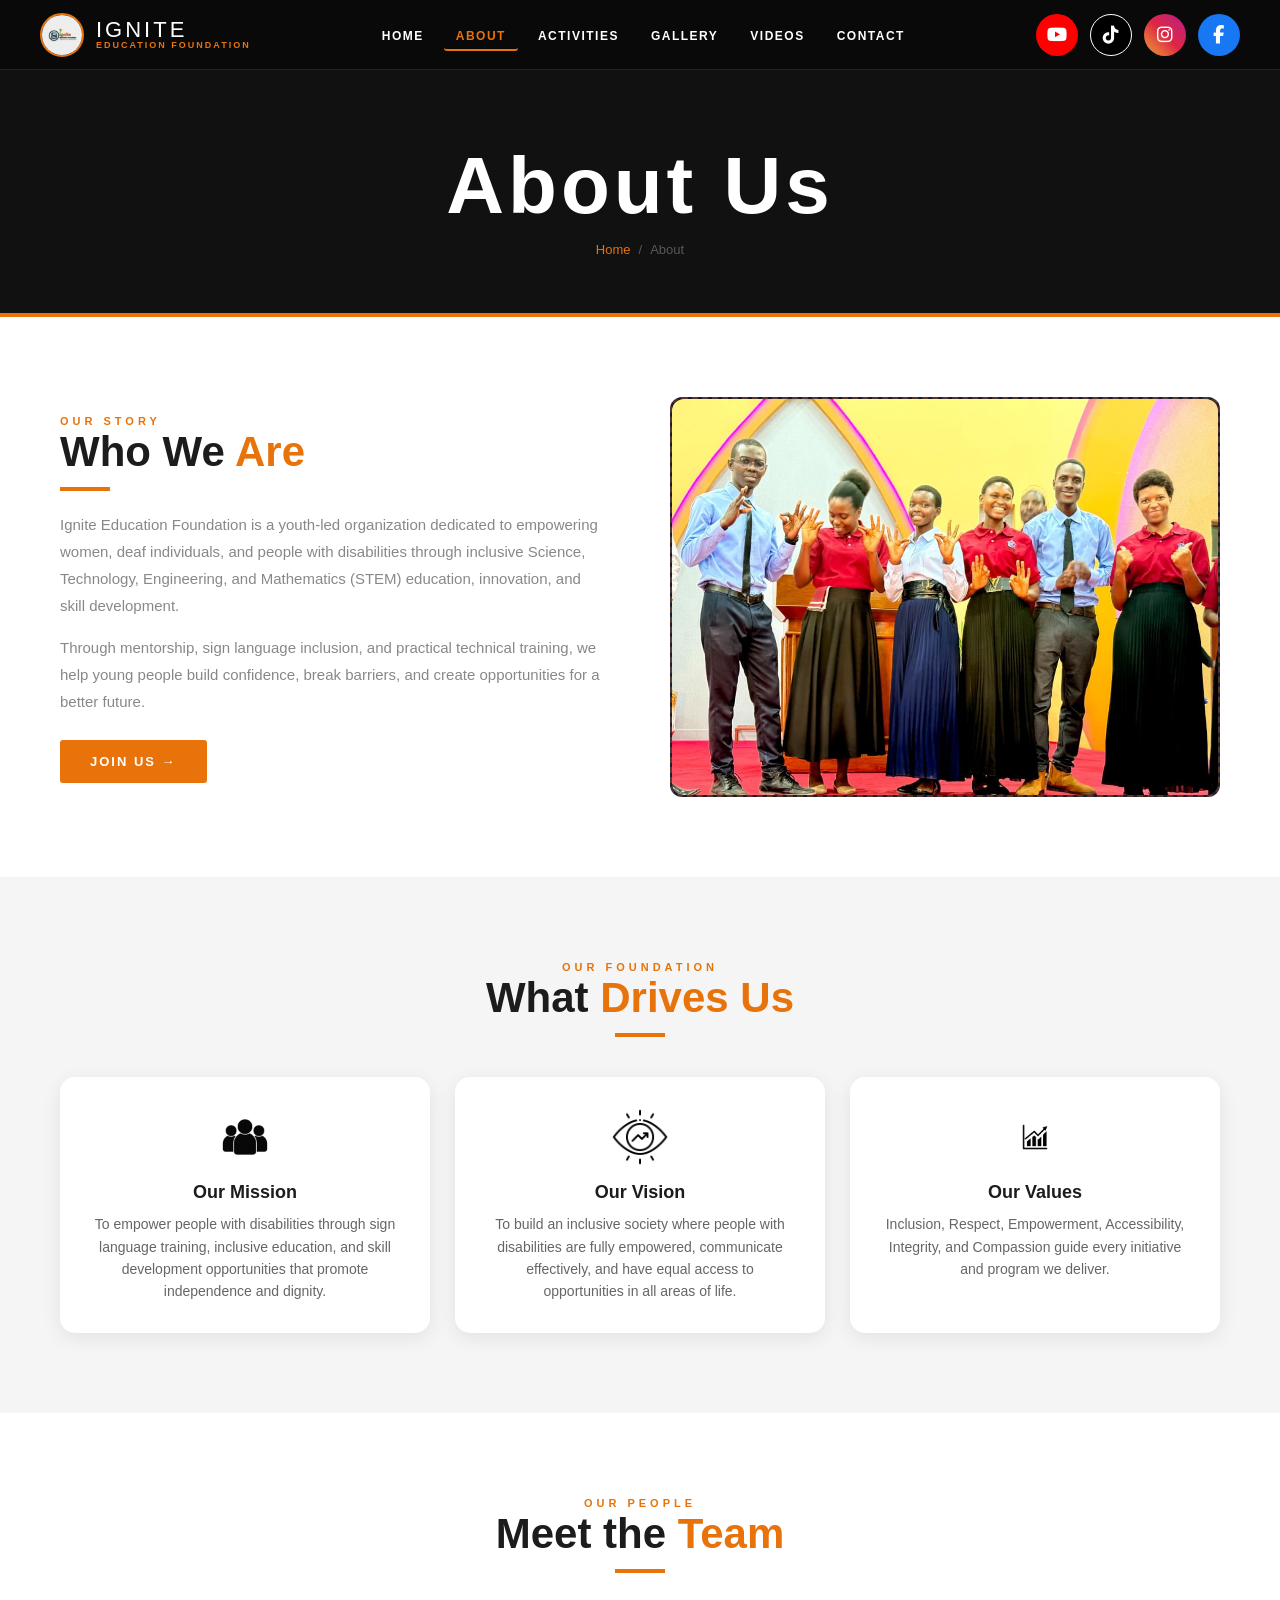
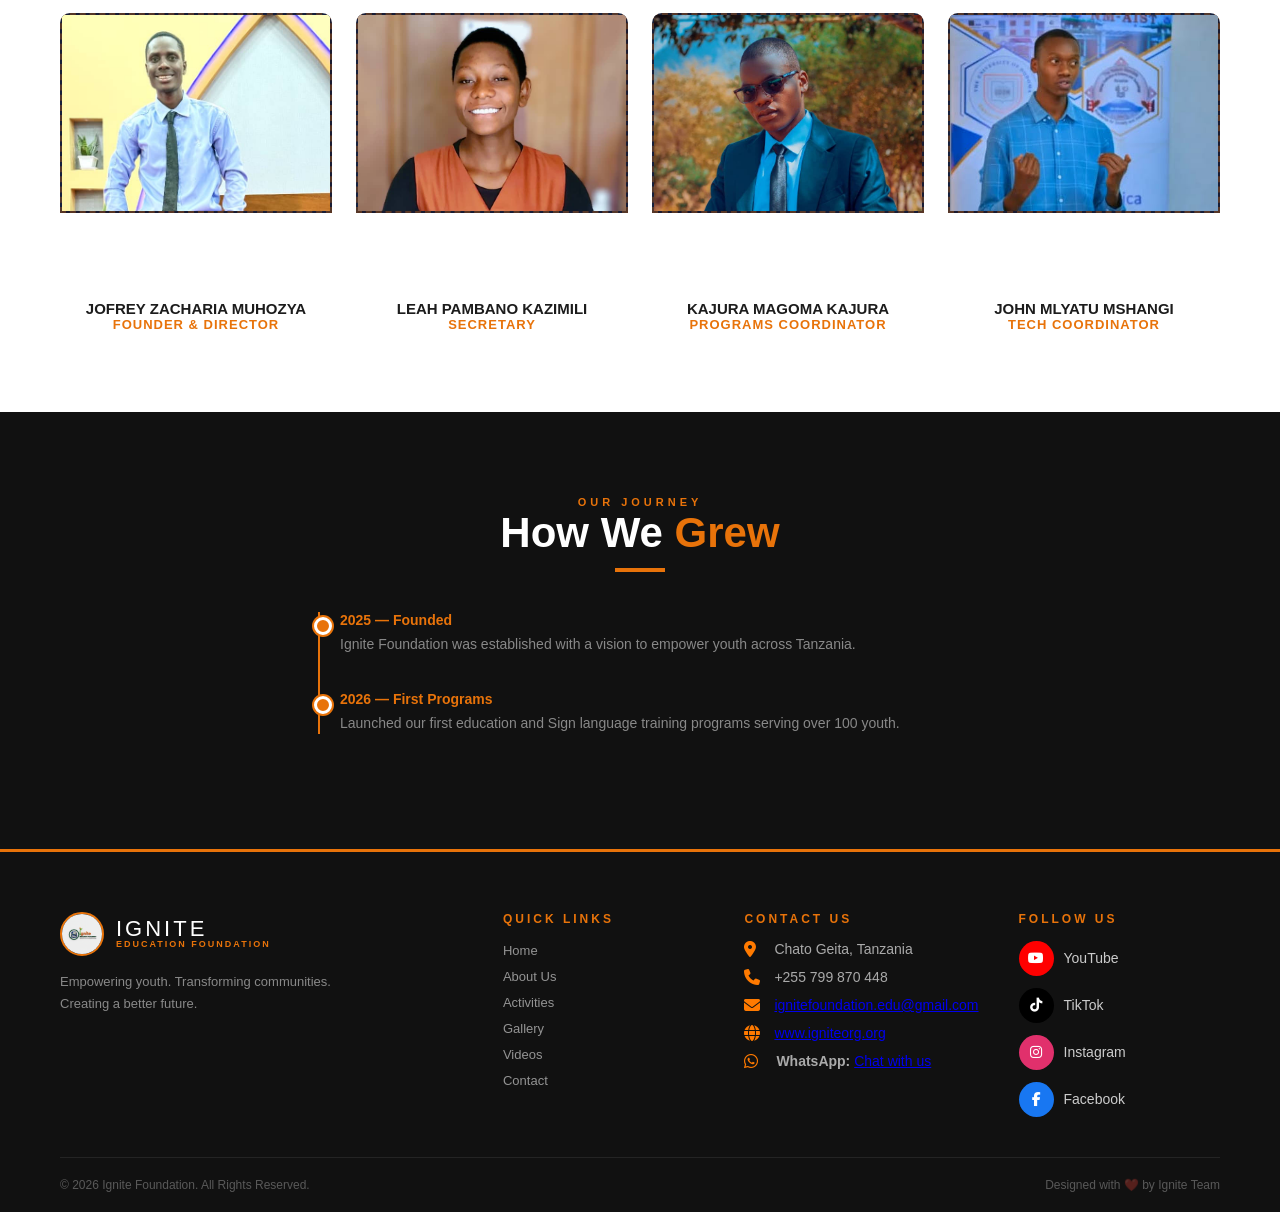
<file: pages/about.html>
<!DOCTYPE html>
<html lang="sw">
<head>
  <meta charset="UTF-8"/>
  <meta name="viewport" content="width=device-width, initial-scale=1.0"/>
  <title>About Us – IGNITE Foundation</title>
  <link rel="stylesheet" href="../css/style.css"/>
  <style>
    .team-grid { display:grid; grid-template-columns:repeat(4,1fr); gap:24px; margin-top:40px; }
    .team-card { text-align:center; }
    .team-photo { width:100%; aspect-ratio:1; border-radius:10px; overflow:hidden; margin-bottom:15px; position:relative; }
    .team-photo img, .team-photo .img-placeholder { width:100%; height:100%; object-fit:cover; }
    .team-card h3 { font-family:'Montserrat',sans-serif; font-weight:700; font-size:15px; color:var(--text-dark); }
    .team-card p { font-size:13px; color:var(--orange); font-weight:600; letter-spacing:1px; text-transform:uppercase; }
    .timeline { position:relative; padding-left:30px; }
    .timeline::before { content:''; position:absolute; left:8px; top:0; bottom:0; width:2px; background:var(--orange); }
    .timeline-item { position:relative; margin-bottom:35px; }
    .timeline-item::before { content:''; position:absolute; left:-26px; top:5px; width:12px; height:12px; border-radius:50%; background:var(--orange); border:3px solid white; box-shadow:0 0 0 2px var(--orange); }
    .timeline-item h4 { font-family:'Montserrat',sans-serif; font-weight:700; color:var(--orange); font-size:14px; margin-bottom:5px; }
    .timeline-item p { font-size:14px; color:var(--gray); line-height:1.6; }
    @media(max-width:768px){ .team-grid{grid-template-columns:repeat(2,1fr);} }
    @media(max-width:480px){ .team-grid{grid-template-columns:1fr;} }
  </style>
</head>
<body>
<nav class="navbar">
  <a href="../index.html" class="nav-logo">

    <img src="../images/logo.png" alt="IGNITE Logo" class="logo-img">

    <div class="logo-text">
      <span class="logo-name">IGNITE</span>
      <span class="logo-tagline">Education Foundation</span>
    </div>

  </a>

  <ul class="nav-links">
    <li><a href="../index.html">Home</a></li>
    <li><a href="about.html" class="active">About</a></li>
    <li><a href="activities.html">Activities</a></li>
    <li><a href="gallery.html">Gallery</a></li>
    <li><a href="videos.html">Videos</a></li>
    <!-- <li><a href="blog.html">Blog</a></li> -->
    <li><a href="contact.html">Contact</a></li>
  </ul>



  <!-- FONT AWESOME ICONS -->
  <link rel="stylesheet" href="https://cdnjs.cloudflare.com/ajax/libs/font-awesome/6.5.0/css/all.min.css">

  <!-- INTERNAL STYLING -->
  <style>

    /* NAV SOCIAL CONTAINER */
    .nav-social {
      display: flex;
      gap: 12px;
      align-items: center;
    }

    /* ICON BUTTON STYLE */
    .nav-social a {
      width: 42px;
      height: 42px;
      display: flex;
      justify-content: center;
      align-items: center;
      border-radius: 50%;
      background: #222;
      color: #fff;
      font-size: 18px;
      text-decoration: none;
      transition: 0.3s ease;
    }

    /* HOVER EFFECT */
    .nav-social a:hover {
      transform: translateY(-4px) scale(1.1);
    }

    /* BRAND COLORS */
    .nav-social .yt:hover {
      background: #FF0000;
    }

    .nav-social .tt:hover {
      background: #000000;
    }

    .nav-social .ig:hover {
      background: linear-gradient(45deg, #f9ce34, #ee2a7b, #6228d7);
    }

    .nav-social .fb:hover {
      background: #1877F2;
    }

  </style>
</head>

<body>

<!-- SOCIAL ICONS -->
<div class="nav-social">

  <a href="https://www.youtube.com/@Ignite_Foundation" class="yt" title="YouTube" target="_blank" rel="noopener">
    <i class="fa-brands fa-youtube"></i>
  </a>

  <a href="https://vm.tiktok.com/ZS9F7sL3AQNpy-uKpqt/" class="tt" title="TikTok" target="_blank" rel="noopener">
    <i class="fa-brands fa-tiktok"></i>
  </a>

  <a href="https://www.instagram.com/ignite_foundation1?igsh=cXJjMDQ1c2l2ZGg5" class="ig" title="Instagram" target="_blank" rel="noopener">
    <i class="fa-brands fa-instagram"></i>
  </a>

  <a href="https://www.facebook.com/profile.php?id=61589353885961" class="fb" title="Facebook" target="_blank" rel="noopener">
    <i class="fa-brands fa-facebook-f"></i>
  </a>

</div>

</body>
</html>

  <div class="hamburger"><span></span><span></span><span></span></div>
</nav>
  <!-- Page Header -->
  <div class="page-header">
    <h1>About Us</h1>
    <div class="breadcrumb">
      <a href="../index.html">Home</a>
      <span>/</span>
      <span>About</span>
    </div>
  </div>

  <!-- Who We Are -->
  <section style="background:white;">
    <div class="container">
      <div style="display:grid;grid-template-columns:1fr 1fr;gap:60px;align-items:center;">
        <div class="fade-in">
          <span class="section-label">Our Story</span>
          <h2 class="section-title">Who We <span class="highlight">Are</span></h2>
          <div class="underline-bar"></div>
          <p style="color:var(--gray);line-height:1.8;margin-bottom:15px;font-size:15px;">
           Ignite Education Foundation is a youth-led organization dedicated to empowering women, deaf individuals, and people with disabilities through inclusive Science, Technology, Engineering, and Mathematics (STEM) education, innovation, and skill development.
          </p>
          <p style="color:var(--gray);line-height:1.8;margin-bottom:25px;font-size:15px;">
            Through mentorship, sign language inclusion, and practical technical training, we help young people build confidence, break barriers, and create opportunities for a better future.
          </p>
          <a href="contact.html" class="btn-primary">Join Us &rarr;</a>
        </div>

        <!--
          =============================================
          ABOUT IMAGE - WEKA PICHA YAKO HAPA
          <img src="../images/about-main.jpg" alt="About IGNITE" style="width:100%;border-radius:12px;object-fit:cover;height:400px;">
          =============================================
        -->
        <div class="img-placeholder fade-in" style="height:400px;border-radius:12px;">
          <!-- <span class="ph-icon">🖼️</span>
          <span class="ph-text">WEKA PICHA YAKO HAPA<br>About main image — 600×400px</span> -->
          <img src="../images/about/picture1.jpeg" alt="About IGNITE" style="width:100%;border-radius:12px;object-fit:cover;height:100%;">
        </div>
      </div>
    </div>
  </section>

  <!-- Mission, Vision, Values -->
<section style="background:var(--light-gray);">
  <div class="container">

    <div style="text-align:center;margin-bottom:40px;">
      <span class="section-label">Our Foundation</span>
      <h2 class="section-title">What <span class="highlight">Drives Us</span></h2>
      <div class="underline-bar" style="margin:12px auto;"></div>
    </div>

    <div class="cards-grid">

      <div class="info-card fade-in">
        <div class="card-icon">
          <img src="../icons/icon1.jpeg" alt="Mission Icon">
        </div>
        <h3>Our Mission</h3>
        <p>
          To empower people with disabilities through sign language training, inclusive education, and skill development opportunities that promote independence and dignity.
        </p>
      </div>

      <div class="info-card fade-in">
        <div class="card-icon">
          <img src="../icons/icon3.jpeg" alt="Vision Icon">
        </div>
        <h3>Our Vision</h3>
        <p>
          To build an inclusive society where people with disabilities are fully empowered, communicate effectively, and have equal access to opportunities in all areas of life.
        </p>
      </div>

      <div class="info-card fade-in">
        <div class="card-icon">
          <img src="../icons/icon2.jpeg" alt="Values Icon">
        </div>
        <h3>Our Values</h3>
        <p>
          Inclusion, Respect, Empowerment, Accessibility, Integrity, and Compassion guide every initiative and program we deliver.
        </p>
      </div>

    </div>
  </div>
</section>

  <!-- Team Section -->
  <section style="background:white;">
    <div class="container">
      <div style="text-align:center;margin-bottom:10px;">
        <span class="section-label">Our People</span>
        <h2 class="section-title">Meet the <span class="highlight">Team</span></h2>
        <div class="underline-bar" style="margin:12px auto;"></div>
      </div>

      <div class="team-grid">
        <!--
          =============================================
          TEAM MEMBER 1 - WEKA PICHA NA JINA
          Badilisha div.img-placeholder na:
          <img src="../images/team-1.jpg" alt="Team Member" class="team-member-img">
          =============================================
        -->
        <div class="team-card fade-in">
          <div class="team-photo">
            <div class="img-placeholder" style="height:200px;">
              <!-- <span class="ph-icon">👤</span>
              <span class="ph-text">PICHA — Member 1<br>200×200px</span> -->
              <img src="../images/about/picture2.jpeg" alt="Team Member" class="team-member-img">
            </div>
          </div>
          <h3>JOFREY ZACHARIA MUHOZYA</h3>
          <p>Founder & Director</p>
        </div>

        <div class="team-card fade-in">
          <div class="team-photo">
            <div class="img-placeholder" style="height:200px;">
              <!-- <span class="ph-icon">👤</span>
              <span class="ph-text">PICHA — Member 2<br>200×200px</span> -->
              <img src="../images/about/picture3.jpeg" alt="Team Member" class="team-member-img">
            </div>
          </div>
          <h3>LEAH PAMBANO KAZIMILI</h3>
          <p>Secretary</p>
        </div>

        <div class="team-card fade-in">
          <div class="team-photo">
            <div class="img-placeholder" style="height:200px;">
              <!-- <span class="ph-icon">👤</span>
              <span class="ph-text">PICHA — Member 3<br>200×200px</span> -->
              <img src="../images/about/picture4.jpeg" alt="Team Member" class="team-member-img">
            </div>
          </div>
          <h3>KAJURA MAGOMA KAJURA </h3>
          <p>Programs Coordinator</p>
        </div>

        <div class="team-card fade-in">
          <div class="team-photo">
            <div class="img-placeholder" style="height:200px;">
              <!-- <span class="ph-icon">👤</span>
              <span class="ph-text">PICHA — Member 4<br>200×200px</span> -->
              <img src="../images/about/picture5.jpeg" alt="Team Member" class="team-member-img">
            </div>
          </div>
          <h3>JOHN MLYATU MSHANGI</h3>
          <p>Tech Coordinator</p>
        </div>
      </div>
    </div>
  </section>

  <!-- Journey Timeline -->
  <section style="background:var(--dark);">
    <div class="container" style="max-width:700px;">
      <div style="text-align:center;margin-bottom:40px;">
        <span class="section-label">Our Journey</span>
        <h2 class="section-title white">How We <span class="highlight">Grew</span></h2>
        <div class="underline-bar" style="margin:12px auto;"></div>
      </div>
      <div class="timeline">
        <div class="timeline-item fade-in">
          <h4>2025 — Founded</h4>
          <p>Ignite Foundation was established with a vision to empower youth across Tanzania.</p>
        </div>
        <div class="timeline-item fade-in">
          <h4>2026 — First Programs</h4>
          <p>Launched our first education and Sign language training programs serving over 100 youth.</p>
        </div>
        <!-- <div class="timeline-item fade-in">
          <h4>2022 — Community Expansion</h4>
          <p>Expanded to 10 communities, running innovation and leadership workshops.</p>
        </div>
        <div class="timeline-item fade-in">
          <h4>2023 — Major Milestones</h4>
          <p>Reached 300+ youth, completed 30 community projects, launched tech programs.</p>
        </div>
        <div class="timeline-item fade-in">
          <h4>2024 — Growing Impact</h4>
          <p>500+ youth empowered, 50+ projects, partnership with national Foundations.</p>
        </div> -->
      </div>
    </div>
  </section>

  <!-- Footer -->
  <footer>
<div class="container">
  <div class="footer-grid">
    <!-- Brand -->
    <div class="footer-brand">
      <a href="index.html" class="nav-logo" style="margin-bottom:10px;">

        <!-- FOOTER LOGO IMAGE -->
        <img src="../images/logo.png" alt="IGNITE Logo" class="logo-img">

        <div class="logo-text">
          <span class="logo-name">IGNITE</span>
          <span class="logo-tagline">Education Foundation</span>
        </div>

      </a>

      <p>
        Empowering youth.
        Transforming communities.<br>
        Creating a better future.
      </p>
    </div>

        <!-- Quick Links -->
        <div class="footer-col">
          <h4>Quick Links</h4>
          <ul>
            <li><a href="../index.html">Home</a></li>
            <li><a href="about.html">About Us</a></li>
            <li><a href="activities.html">Activities</a></li>
            <li><a href="gallery.html">Gallery</a></li>
            <li><a href="videos.html">Videos</a></li>
            <!-- <li><a href="blog.html">Blog</a></li> -->
            <li><a href="contact.html">Contact</a></li>
          </ul>
        </div>

        <!-- Contact -->
        <div class="footer-col">
          <h4>Contact Us</h4>
          <!--
            =============================================
            CONTACT INFO - WEKA MAWASILIANO YAKO
            Badilisha address, simu, email, na website
            =============================================
          -->
        <div class="contact-item">
  <i class="fa-solid fa-location-dot"></i>
  <span>Chato Geita, Tanzania</span>
</div>

<div class="contact-item">
  <i class="fa-solid fa-phone"></i>
  <span>+255 799 870 448</span>
</div>

<div class="contact-item">
  <i class="fa-solid fa-envelope"></i>
  <!-- <span>info@igniteorg.org</span> -->
<a href="mailto:info@igniteorg.org">ignitefoundation.edu@gmail.com</a>
</div>

<div class="contact-item">
  <i class="fa-solid fa-globe"></i>
  <!-- <span>www.igniteorg.org</span> -->
   <a href="https://www.igniteorg.org" target="_blank">www.igniteorg.org</a>
</div>

<div class="contact-item" style="margin-bottom:25px; display:flex; align-items:center; gap:12px;">
  <i class="fa-brands fa-whatsapp"></i>
  <span>
    <strong>WhatsApp:</strong> 
    <a href="https://wa.me/message/BI74CYT4RLB5C1" target="_blank">Chat with us</a>
  </span>
</div>
        </div>

        <!-- Social Media -->
        <div class="footer-col">
          <h4>Follow Us</h4>
          <!--
            =============================================
            SOCIAL MEDIA LINKS - WEKA LINKS ZAKO HAPA
            Badilisha kila href="#" na link yako halisi:
            YouTube:  https://youtube.com/@YourChannel
            TikTok:   https://tiktok.com/@YourAccount
            Instagram: https://instagram.com/YourAccount
            Facebook:  https://facebook.com/YourPage
            =============================================
          -->
          <div class="social-links">

  <a href="https://www.youtube.com/@Ignite_Foundation" class="social-link" target="_blank">
    <i class="fab fa-youtube"></i>
    <span>YouTube</span>
  </a>

  <a href="#" class="social-link" target="_blank">
    <i class="fab fa-tiktok"></i>
    <span>TikTok</span>
  </a>

  <a href="#" class="social-link" target="_blank">
    <i class="fab fa-instagram"></i>
    <span>Instagram</span>
  </a>

  <a href="#" class="social-link" target="_blank">
    <i class="fab fa-facebook-f"></i>
    <span>Facebook</span>
  </a>

</div>
        </div>
      </div>

      <div class="footer-bottom">
        <p>© 2026 Ignite Foundation. All Rights Reserved.</p>
        <p>Designed with ❤️ by Ignite Team</p>
      </div>
    </div>
  </footer>
  <script src="../js/main.js"></script>
</body>
</html>
</file>
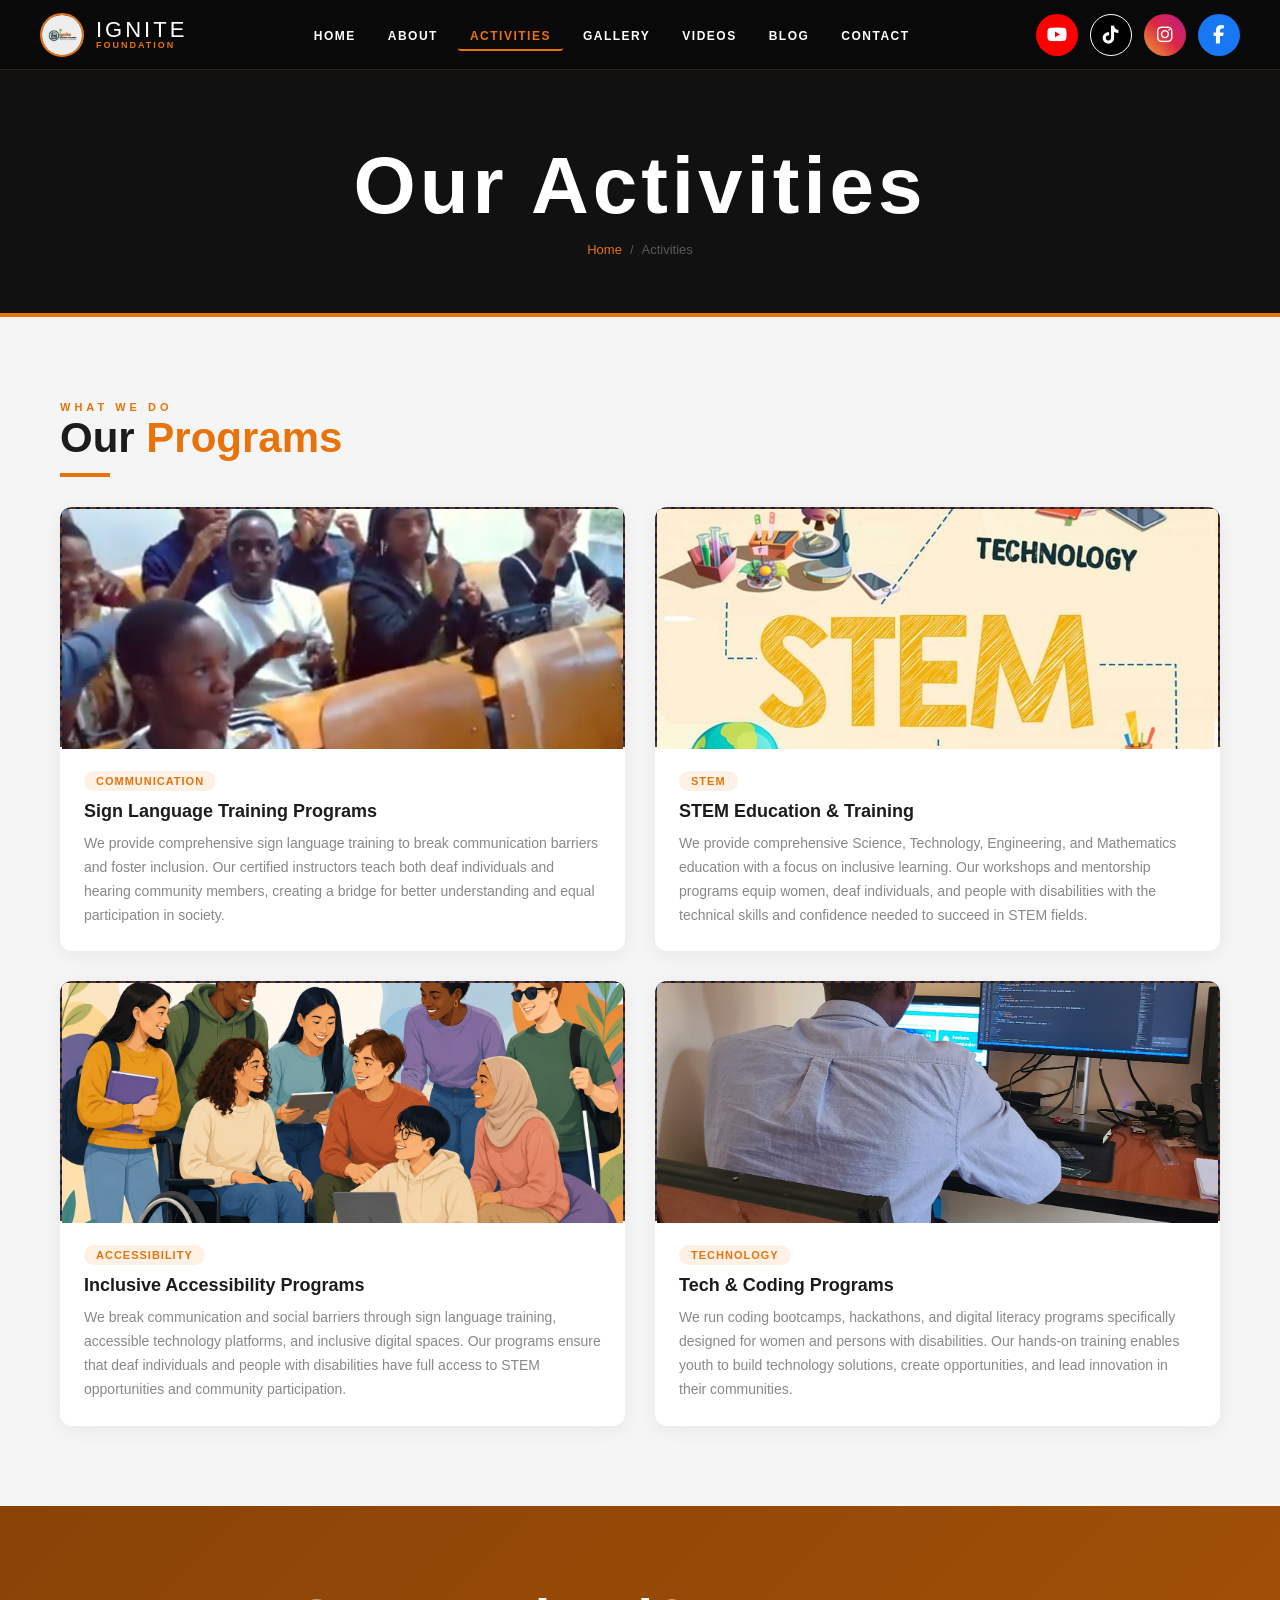
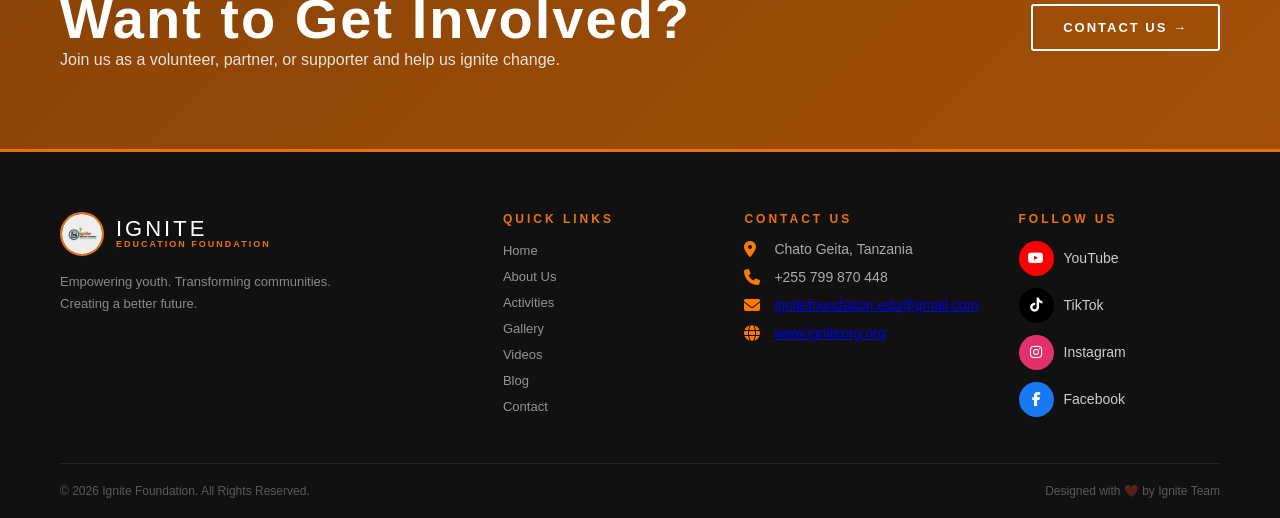
<file: pages/activities.html>
<!DOCTYPE html>
<html lang="sw">
<head>
  <meta charset="UTF-8"/>
  <meta name="viewport" content="width=device-width, initial-scale=1.0"/>
  <title>Activities – IGNITE Organization</title>
  <link rel="stylesheet" href="../css/style.css"/>
  <style>
    .activities-full-grid { display:grid; grid-template-columns:repeat(2,1fr); gap:30px; margin-top:30px; }
    .act-card { background:white; border-radius:12px; overflow:hidden; box-shadow:0 4px 20px rgba(0,0,0,0.06); transition:transform 0.3s; }
    .act-card:hover { transform:translateY(-6px); }
    .act-card-img { width:100%; height:240px; object-fit:cover; display:block; }
    .act-card-body { padding:24px; }
    .act-card-body h3 { font-family:'Montserrat',sans-serif; font-weight:700; font-size:18px; color:var(--text-dark); margin-bottom:10px; }
    .act-card-body p { color:var(--gray); font-size:14px; line-height:1.7; }
    .act-tag { display:inline-block; background:rgba(232,115,10,0.1); color:var(--orange); padding:4px 12px; border-radius:20px; font-size:11px; font-weight:700; letter-spacing:1px; text-transform:uppercase; font-family:'Montserrat',sans-serif; margin-bottom:10px; }
    @media(max-width:768px){ .activities-full-grid{grid-template-columns:1fr;} }
  </style>
</head>
<body>
<nav class="navbar">
  <a href="../index.html" class="nav-logo">

    <!-- LOGO IMAGE -->
    <img src="../images/logo.png" alt="IGNITE Logo" class="logo-img">

    <div class="logo-text">
      <span class="logo-name">IGNITE</span>
      <span class="logo-tagline">Foundation</span>
    </div>

  </a>

  <ul class="nav-links">
    <li><a href="../index.html">Home</a></li>
    <li><a href="about.html">About</a></li>
    <li><a href="activities.html" class="active">Activities</a></li>
    <li><a href="gallery.html">Gallery</a></li>
    <li><a href="videos.html">Videos</a></li>
    <li><a href="blog.html">Blog</a></li>
    <li><a href="contact.html">Contact</a></li>
  </ul>

<!DOCTYPE html>
<html lang="en">
<head>
  <meta charset="UTF-8">
  <title>IGNITE Navbar</title>

  <!-- FONT AWESOME ICONS -->
  <link rel="stylesheet" href="https://cdnjs.cloudflare.com/ajax/libs/font-awesome/6.5.0/css/all.min.css">

  <!-- INTERNAL STYLING -->
  <style>

    /* NAV SOCIAL CONTAINER */
    .nav-social {
      display: flex;
      gap: 12px;
      align-items: center;
    }

    /* ICON BUTTON STYLE */
    .nav-social a {
      width: 42px;
      height: 42px;
      display: flex;
      justify-content: center;
      align-items: center;
      border-radius: 50%;
      background: #222;
      color: #fff;
      font-size: 18px;
      text-decoration: none;
      transition: 0.3s ease;
    }

    /* HOVER EFFECT */
    .nav-social a:hover {
      transform: translateY(-4px) scale(1.1);
    }

    /* BRAND COLORS */
    .nav-social .yt:hover {
      background: #FF0000;
    }

    .nav-social .tt:hover {
      background: #000000;
    }

    .nav-social .ig:hover {
      background: linear-gradient(45deg, #f9ce34, #ee2a7b, #6228d7);
    }

    .nav-social .fb:hover {
      background: #1877F2;
    }

  </style>
</head>

<body>

<!-- SOCIAL ICONS -->
<div class="nav-social">

  <a href="#" class="yt" title="YouTube" target="_blank" rel="noopener">
    <i class="fa-brands fa-youtube"></i>
  </a>

  <a href="#" class="tt" title="TikTok" target="_blank" rel="noopener">
    <i class="fa-brands fa-tiktok"></i>
  </a>

  <a href="#" class="ig" title="Instagram" target="_blank" rel="noopener">
    <i class="fa-brands fa-instagram"></i>
  </a>

  <a href="#" class="fb" title="Facebook" target="_blank" rel="noopener">
    <i class="fa-brands fa-facebook-f"></i>
  </a>

</div>

</body>
</html>
  <div class="hamburger"><span></span><span></span><span></span></div>
</nav>

  <div class="page-header">
    <h1>Our Activities</h1>
    <div class="breadcrumb">
      <a href="../index.html">Home</a><span>/</span><span>Activities</span>
    </div>
  </div>

  <section style="background:var(--light-gray);">
    <div class="container">
      <span class="section-label">What We Do</span>
      <h2 class="section-title">Our <span class="highlight">Programs</span></h2>
      <div class="underline-bar"></div>

      <div class="activities-full-grid">
        <!--
          =============================================
          ACTIVITY CARDS - SIGN LANGUAGE TRAINING
          =============================================
        -->
        <div class="act-card fade-in">
          <div class="img-placeholder act-card-img">
            <!-- <span class="ph-icon">🤟</span>
            <span class="ph-text">PICHA — Sign Language Training<br>600×240px</span> -->
              <img src="../images/gallery/ee/picture01.png" alt="Sign Language Training" class="act-card-img">
          </div>
          <div class="act-card-body">
            <span class="act-tag">Communication</span>
            <h3>Sign Language Training Programs</h3>
            <p>We provide comprehensive sign language training to break communication barriers and foster inclusion. Our certified instructors teach both deaf individuals and hearing community members, creating a bridge for better understanding and equal participation in society.</p>
          </div>
        </div>

        <div class="act-card fade-in">
          <div class="img-placeholder act-card-img">
            <!-- <span class="ph-icon">📚</span>
            <span class="ph-text">PICHA — STEM Education<br>600×240px</span> -->
              <img src="../images/gallery/ee/picture02.jpg" alt="STEM Education" class="act-card-img">
          </div>
          <div class="act-card-body">
            <span class="act-tag">STEM</span>
            <h3>STEM Education & Training</h3>
            <p>We provide comprehensive Science, Technology, Engineering, and Mathematics education with a focus on inclusive learning. Our workshops and mentorship programs equip women, deaf individuals, and people with disabilities with the technical skills and confidence needed to succeed in STEM fields.</p>
          </div>
        </div>

        <div class="act-card fade-in">
          <div class="img-placeholder act-card-img">
            <!-- <span class="ph-icon">🤝</span>
            <span class="ph-text">PICHA — Inclusive Accessibility<br>600×240px</span> -->
              <img src="../images/gallery/ee/picture03.png" alt="Inclusive Accessibility Programs" class="act-card-img">
          </div>
          <div class="act-card-body">
            <span class="act-tag">Accessibility</span>
            <h3>Inclusive Accessibility Programs</h3>
            <p>We break communication and social barriers through sign language training, accessible technology platforms, and inclusive digital spaces. Our programs ensure that deaf individuals and people with disabilities have full access to STEM opportunities and community participation.</p>
          </div>
        </div>

        <div class="act-card fade-in">
          <div class="img-placeholder act-card-img">
            <!-- <span class="ph-icon">💻</span>
            <span class="ph-text">PICHA — Tech & Coding<br>600×240px</span> -->
              <img src="../images/gallery/ee/picture04.jpeg" alt="Tech & Coding Programs" class="act-card-img">
          </div>
          <div class="act-card-body">
            <span class="act-tag">Technology</span>
            <h3>Tech & Coding Programs</h3>
            <p>We run coding bootcamps, hackathons, and digital literacy programs specifically designed for women and persons with disabilities. Our hands-on training enables youth to build technology solutions, create opportunities, and lead innovation in their communities.</p>
          </div>
        </div>

        <!-- <div class="act-card fade-in">
          <div class="img-placeholder act-card-img">
             <span class="ph-icon">⭐</span>
            <span class="ph-text">PICHA — Women & Disability Leadership<br>600×240px</span>
          </div>
          <img src="../images/gallery/ee/picture05.jpeg" alt="Women & Disability Leadership Programs" class="act-card-img"> 
          <div class="act-card-body">
            <span class="act-tag">Leadership</span>
            <h3>Women & Disability Leadership</h3>
            <p>We cultivate confident leaders among women and people with disabilities through mentorship, public speaking, and STEM career development programs. Our leaders become role models who inspire others to break barriers and pursue their dreams.</p>
          </div>
        </div> -->

        <!-- <div class="act-card fade-in">
          <div class="img-placeholder act-card-img">
            <span class="ph-icon">🎨</span>
            <span class="ph-text">PICHA — Creative Expression & Advocacy<br>600×240px</span>
          </div>
          <div class="act-card-body">
            <span class="act-tag">Advocacy</span>
            <h3>Creative Expression & Advocacy</h3>
            <p>We use visual arts, storytelling, and creative projects to amplify the voices of women and people with disabilities. Through these mediums, youth advocate for inclusion, accessibility, and equal opportunities in STEM and beyond.</p>
          </div>
        </div> -->

        <!-- <div class="act-card fade-in">
          <div class="img-placeholder act-card-img">
            <span class="ph-icon">💪</span>
            <span class="ph-text">PICHA — Wellness & Inclusion<br>600×240px</span>
          </div>
          <div class="act-card-body">
            <span class="act-tag">Wellness</span>
            <h3>Wellness & Inclusive Sports</h3>
            <p>We promote physical and mental wellness through accessible sports programs and mental health awareness. Our inclusive initiatives ensure women and people with disabilities can participate fully, build confidence, and develop holistic well-being.</p>
          </div>
        </div> -->
      </div>
    </div>
  </section>

  <section class="cta-section">
    <div class="cta-bg"></div>
    <div class="cta-overlay"></div>
    <div class="container">
      <div class="cta-content">
        <div class="cta-text">
          <h2>Want to Get Involved?</h2>
          <p>Join us as a volunteer, partner, or supporter and help us ignite change.</p>
        </div>
        <a href="contact.html" class="btn-outline">Contact Us &rarr;</a>
      </div>
    </div>
  </section>

  <footer>
<div class="container">
  <div class="footer-grid">
    <!-- Brand -->
    <div class="footer-brand">
      <a href="index.html" class="nav-logo" style="margin-bottom:10px;">

        <!-- FOOTER LOGO IMAGE -->
        <img src="../images/logo.png" alt="IGNITE Logo" class="logo-img">

        <div class="logo-text">
          <span class="logo-name">IGNITE</span>
          <span class="logo-tagline">Education Foundation</span>
        </div>

      </a>

      <p>
        Empowering youth.
        Transforming communities.<br>
        Creating a better future.
      </p>
    </div>

        <!-- Quick Links -->
        <div class="footer-col">
          <h4>Quick Links</h4>
          <ul>
            <li><a href="../index.html">Home</a></li>
            <li><a href="pages/about.html">About Us</a></li>
            <li><a href="pages/activities.html">Activities</a></li>
            <li><a href="pages/gallery.html">Gallery</a></li>
            <li><a href="pages/videos.html">Videos</a></li>
            <li><a href="pages/blog.html">Blog</a></li>
            <li><a href="pages/contact.html">Contact</a></li>
          </ul>
        </div>

        <!-- Contact -->
        <div class="footer-col">
          <h4>Contact Us</h4>
          <!--
            =============================================
            CONTACT INFO - WEKA MAWASILIANO YAKO
            Badilisha address, simu, email, na website
            =============================================
          -->
        <div class="contact-item">
  <i class="fa-solid fa-location-dot"></i>
  <span>Chato Geita, Tanzania</span>
</div>

<div class="contact-item">
  <i class="fa-solid fa-phone"></i>
  <span>+255 799 870 448</span>
</div>

<div class="contact-item">
  <i class="fa-solid fa-envelope"></i>
  <!-- <span>info@igniteorg.org</span> -->
<a href="mailto:info@igniteorg.org">ignitefoundation.edu@gmail.com</a>
</div>

<div class="contact-item">
  <i class="fa-solid fa-globe"></i>
  <!-- <span>www.igniteorg.org</span> -->
   <a href="https://www.igniteorg.org" target="_blank">www.igniteorg.org</a>
</div>
        </div>

        <!-- Social Media -->
        <div class="footer-col">
          <h4>Follow Us</h4>
          <!--
            =============================================
            SOCIAL MEDIA LINKS - WEKA LINKS ZAKO HAPA
            Badilisha kila href="#" na link yako halisi:
            YouTube:  https://youtube.com/@YourChannel
            TikTok:   https://tiktok.com/@YourAccount
            Instagram: https://instagram.com/YourAccount
            Facebook:  https://facebook.com/YourPage
            =============================================
          -->
          <div class="social-links">

  <a href="https://www.youtube.com/@Ignite_Foundation" class="social-link" target="_blank">
    <i class="fab fa-youtube"></i>
    <span>YouTube</span>
  </a>

  <a href="#" class="social-link" target="_blank">
    <i class="fab fa-tiktok"></i>
    <span>TikTok</span>
  </a>

  <a href="#" class="social-link" target="_blank">
    <i class="fab fa-instagram"></i>
    <span>Instagram</span>
  </a>

  <a href="#" class="social-link" target="_blank">
    <i class="fab fa-facebook-f"></i>
    <span>Facebook</span>
  </a>

</div>
        </div>
      </div>

      <div class="footer-bottom">
        <p>© 2026 Ignite Foundation. All Rights Reserved.</p>
        <p>Designed with ❤️ by Ignite Team</p>
      </div>
    </div>
  </footer>
  <script src="../js/main.js"></script>
</body>
</html>
</file>
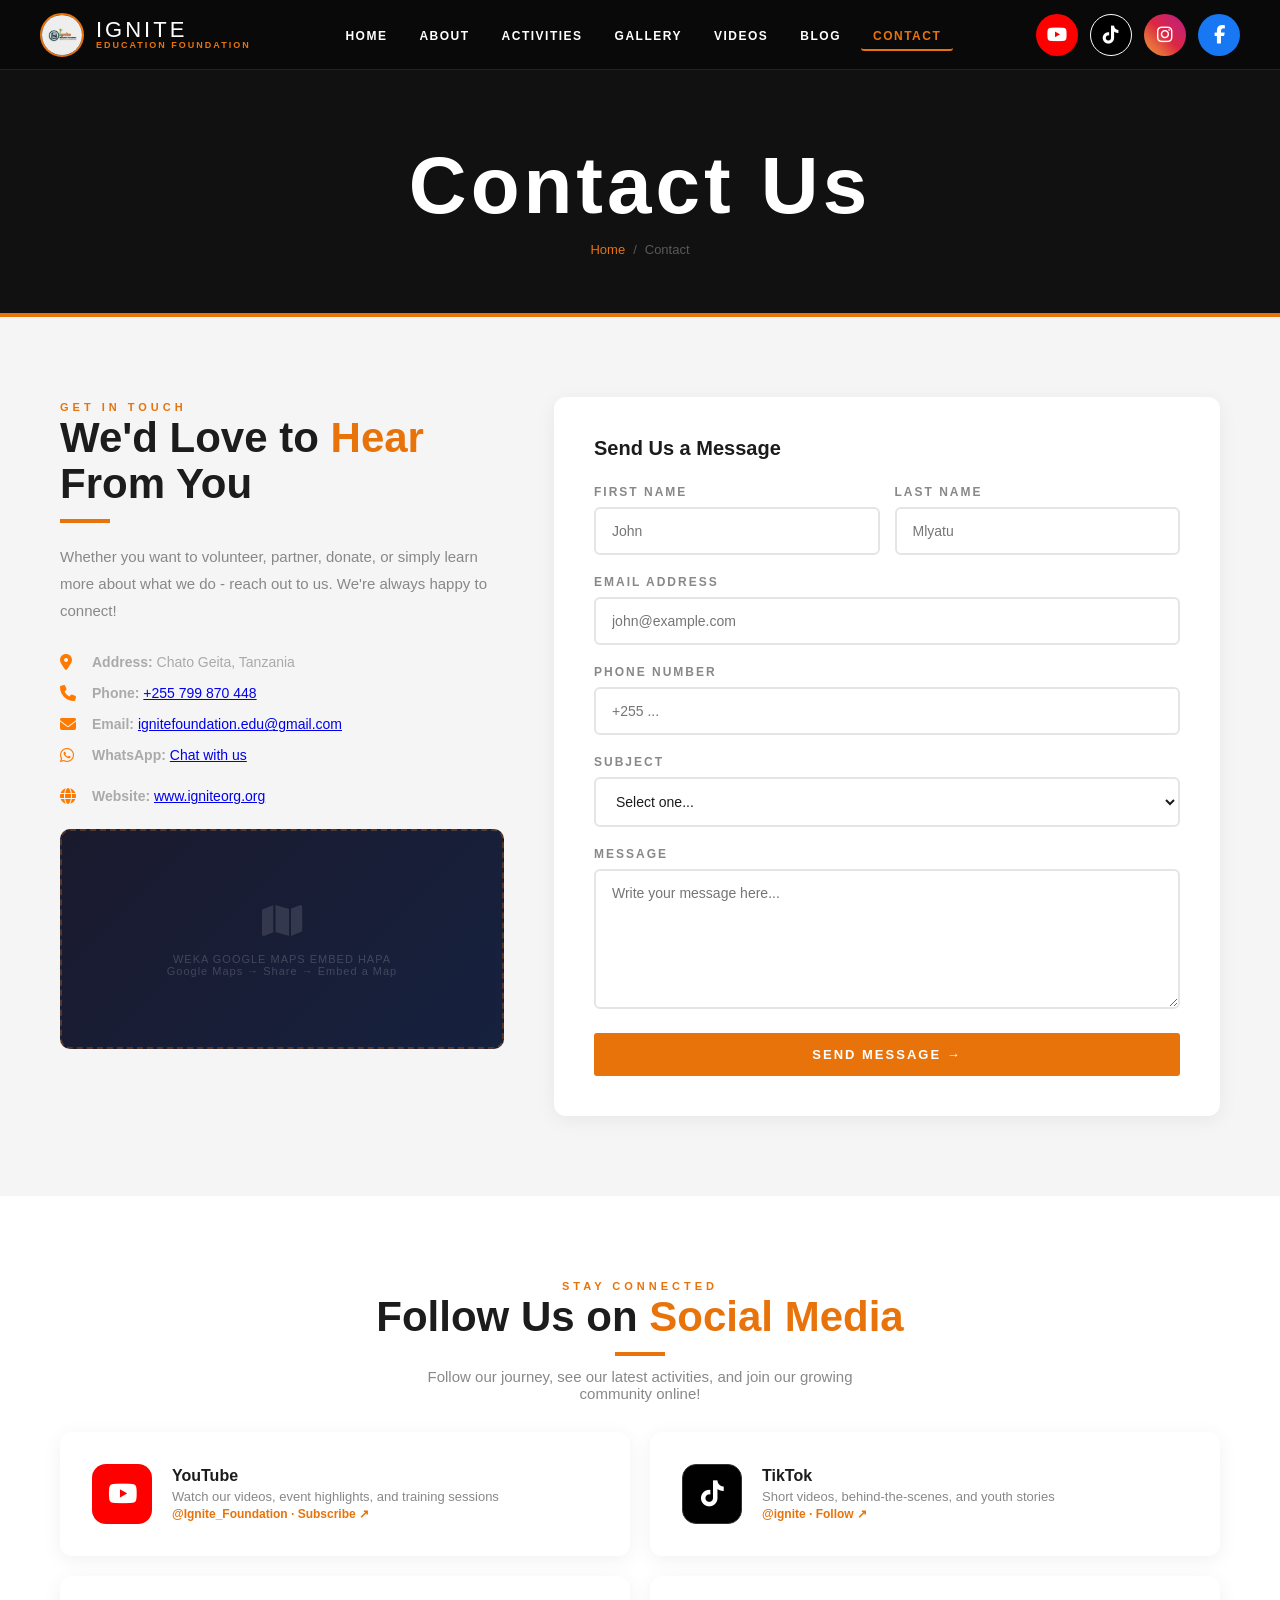
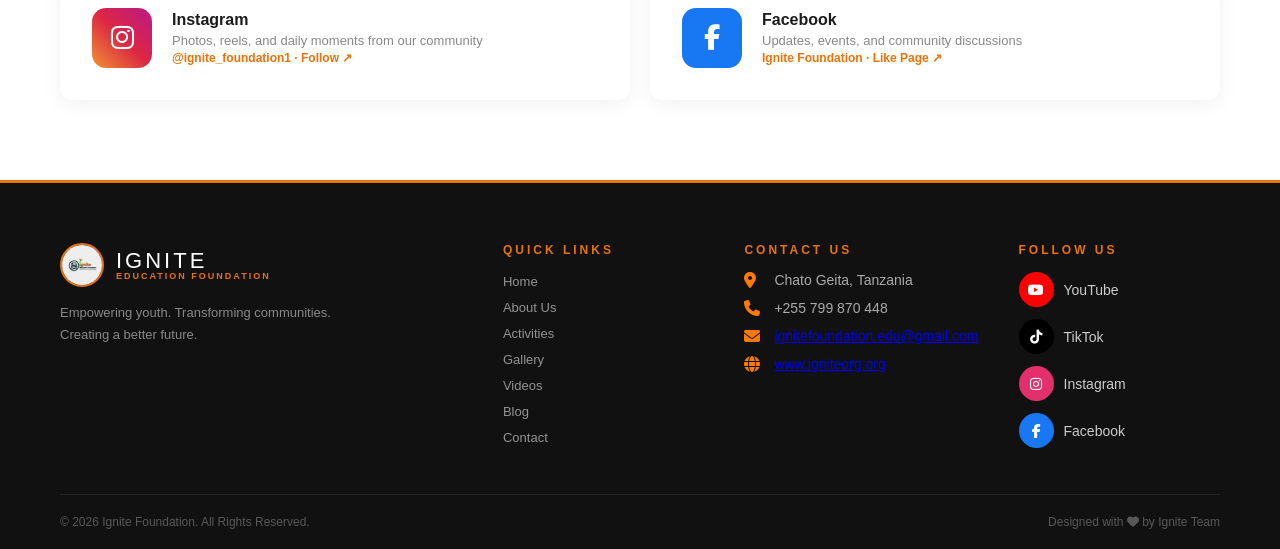
<file: pages/contact.html>
<!DOCTYPE html>
<html lang="sw">
<head>
  <meta charset="UTF-8"/>
  <meta name="viewport" content="width=device-width, initial-scale=1.0"/>
  <title>Contact – IGNITE Organization</title>
  <link rel="stylesheet" href="../css/style.css"/>
  <style>
    .contact-grid { display:grid; grid-template-columns:1fr 1.5fr; gap:50px; }
    .contact-form-group { margin-bottom:20px; }
    .contact-form-group label { display:block; font-size:12px; font-weight:700; letter-spacing:2px; text-transform:uppercase; color:var(--gray); margin-bottom:8px; font-family:'Montserrat',sans-serif; }
    .contact-form-group input,
    .contact-form-group textarea,
    .contact-form-group select { width:100%; padding:14px 16px; border:2px solid #E5E5E5; border-radius:6px; font-family:'Open Sans',sans-serif; font-size:14px; color:var(--text-dark); outline:none; transition:border 0.3s; background:white; }
    .contact-form-group input:focus,
    .contact-form-group textarea:focus { border-color:var(--orange); }
    .contact-form-group textarea { height:140px; resize:vertical; }
    .social-full-grid { display:grid; grid-template-columns:repeat(2,1fr); gap:20px; margin-top:30px; }
    .social-full-card { background:white; border-radius:12px; padding:30px; display:flex; align-items:center; gap:20px; box-shadow:0 4px 20px rgba(0,0,0,0.06); border:2px solid transparent; transition:all 0.3s; text-decoration:none; }
    .social-full-card:hover { border-color:var(--orange); transform:translateY(-4px); box-shadow:0 10px 30px rgba(0,0,0,0.1); }
    .social-full-icon { width:60px; height:60px; border-radius:14px; display:flex; align-items:center; justify-content:center; font-size:26px; color:white; flex-shrink:0; }
    .social-full-info h3 { font-family:'Montserrat',sans-serif; font-weight:700; font-size:16px; color:var(--text-dark); margin-bottom:4px; }
    .social-full-info p { font-size:13px; color:var(--gray); }
    .social-full-info span { font-size:12px; color:var(--orange); font-weight:600; }
    @media(max-width:768px){ .contact-grid{grid-template-columns:1fr;} .social-full-grid{grid-template-columns:1fr;} }
  </style>
</head>
<body>

<nav class="navbar">
  <a href="../index.html" class="nav-logo">

    <!-- LOGO IMAGE -->
    <img src="../images/logo.png" alt="IGNITE Logo" class="logo-img">

    <div class="logo-text">
      <span class="logo-name">IGNITE</span>
      <span class="logo-tagline">Education Foundation</span>
    </div>

  </a>

  <ul class="nav-links">
    <li><a href="../index.html">Home</a></li>
    <li><a href="about.html">About</a></li>
    <li><a href="activities.html">Activities</a></li>
    <li><a href="gallery.html">Gallery</a></li>
    <li><a href="videos.html">Videos</a></li>
    <li><a href="blog.html">Blog</a></li>
    <li><a href="contact.html" class="active">Contact</a></li>
  </ul>

  <!-- SOCIAL ICONS (HAZIJAGUSWA) -->
<!DOCTYPE html>
<html lang="en">
<head>
  <meta charset="UTF-8">
  <title>IGNITE Navbar</title>

  <!-- FONT AWESOME ICONS -->
  <link rel="stylesheet" href="https://cdnjs.cloudflare.com/ajax/libs/font-awesome/6.5.0/css/all.min.css">

  <!-- INTERNAL STYLING -->
  <style>

    /* NAV SOCIAL CONTAINER */
    .nav-social {
      display: flex;
      gap: 12px;
      align-items: center;
    }

    /* ICON BUTTON STYLE */
    .nav-social a {
      width: 42px;
      height: 42px;
      display: flex;
      justify-content: center;
      align-items: center;
      border-radius: 50%;
      background: #222;
      color: #fff;
      font-size: 18px;
      text-decoration: none;
      transition: 0.3s ease;
    }

    /* HOVER EFFECT */
    .nav-social a:hover {
      transform: translateY(-4px) scale(1.1);
    }

    /* BRAND COLORS */
    .nav-social .yt:hover {
      background: #FF0000;
    }

    .nav-social .tt:hover {
      background: #000000;
    }

    .nav-social .ig:hover {
      background: linear-gradient(45deg, #f9ce34, #ee2a7b, #6228d7);
    }

    .nav-social .fb:hover {
      background: #1877F2;
    }

  </style>
</head>

<body>

<!-- SOCIAL ICONS -->
<div class="nav-social">

  <a href="https://www.youtube.com/@Ignite_Foundation" class="yt" title="YouTube" target="_blank" rel="noopener">
    <i class="fa-brands fa-youtube"></i>
  </a>

  <a href="https://vm.tiktok.com/ZS9F7sL3AQNpy-uKpqt/" class="tt" title="TikTok" target="_blank" rel="noopener">
    <i class="fa-brands fa-tiktok"></i>
  </a>

  <a href="https://www.instagram.com/ignite_foundation1?igsh=cXJjMDQ1c2l2ZGg5" class="ig" title="Instagram" target="_blank" rel="noopener">
    <i class="fa-brands fa-instagram"></i>
  </a>

  <a href="https://www.facebook.com/profile.php?id=61589353885961" class="fb" title="Facebook" target="_blank" rel="noopener">
    <i class="fa-brands fa-facebook-f"></i>
  </a>

</div>

</body>
</html>
  <div class="hamburger">
    <span></span>
    <span></span>
    <span></span>
  </div>
</nav>

  <div class="page-header">
    <h1>Contact Us</h1>
    <div class="breadcrumb">
      <a href="../index.html">Home</a><span>/</span><span>Contact</span>
    </div>
  </div>

  <!-- Contact Section -->
  <section style="background:var(--light-gray);">
    <div class="container">
      <div class="contact-grid">
        <!-- Left: Info -->
        <div>
          <span class="section-label">Get In Touch</span>
          <h2 class="section-title">We'd Love to <span class="highlight">Hear</span> From You</h2>
          <div class="underline-bar"></div>
          <p style="color:var(--gray);line-height:1.8;margin-bottom:30px;font-size:15px;">
            Whether you want to volunteer, partner, donate, or simply learn more about what we do - reach out to us. We're always happy to connect!
          </p>

          <!--
            =============================================
            CONTACT INFO - BADILISHA MAWASILIANO YAKO
            =============================================
          -->
          <div class="contact-item" style="margin-bottom:15px; display:flex; align-items:center; gap:12px;">
  <i class="fa-solid fa-location-dot"></i>
  <span><strong>Address:</strong> Chato Geita, Tanzania</span>
</div>

<div class="contact-item" style="margin-bottom:15px; display:flex; align-items:center; gap:12px;">
  <i class="fa-solid fa-phone"></i>
  <span><strong>Phone:</strong> <a href="tel:+255799870448">+255 799 870 448</a></span>
</div>

<div class="contact-item" style="margin-bottom:15px; display:flex; align-items:center; gap:12px;">
  <i class="fa-solid fa-envelope"></i>
  <span><strong>Email:</strong> <a href="mailto:ignitefoundation.edu@gmail.com">ignitefoundation.edu@gmail.com</a></span>
</div>

<div class="contact-item" style="margin-bottom:25px; display:flex; align-items:center; gap:12px;">
  <i class="fa-brands fa-whatsapp"></i>
  <span>
    <strong>WhatsApp:</strong> 
    <a href="https://wa.me/255799870448" target="_blank">Chat with us</a>
  </span>
</div>

<div class="contact-item" style="margin-bottom:25px; display:flex; align-items:center; gap:12px;">
  <i class="fa-solid fa-globe"></i>
  <span><strong>Website:</strong> <a href="https://www.igniteorg.org" target="_blank">www.igniteorg.org</a></span>
</div>

          <!-- Map Placeholder -->
          <!--
            =============================================
            MAP - WEKA GOOGLE MAPS EMBED YAKO HAPA
            Nenda: maps.google.com → Share → Embed a Map
            Kisha weka iframe code hapa badala ya div hii
            =============================================
          -->
          <div class="img-placeholder" style="height:220px;border-radius:10px;">
            <span class="ph-icon"><i class="fa-solid fa-map"></i></span>
            <span class="ph-text">WEKA GOOGLE MAPS EMBED HAPA<br>Google Maps → Share → Embed a Map</span>
          </div>
        </div>

        <!-- Right: Form -->
        <div style="background:white;border-radius:12px;padding:40px;box-shadow:0 4px 20px rgba(0,0,0,0.06);">
          <h3 style="font-family:'Montserrat',sans-serif;font-weight:800;font-size:20px;margin-bottom:25px;">Send Us a Message</h3>
          <div id="form-message"></div>
          <form id="contact-form">
            <div style="display:grid;grid-template-columns:1fr 1fr;gap:15px;">
              <div class="contact-form-group">
                <label>First Name</label>
                <input type="text" name="first_name" placeholder="John" required/>
              </div>
              <div class="contact-form-group">
                <label>Last Name</label>
                <input type="text" name="last_name" placeholder="Mlyatu" required/>
              </div>
            </div>
            <div class="contact-form-group">
              <label>Email Address</label>
              <input type="email" name="email" placeholder="john@example.com" required/>
            </div>
            <div class="contact-form-group">
              <label>Phone Number</label>
              <input type="tel" name="phone" placeholder="+255 ..." required/>
            </div>
            <div class="contact-form-group">
              <label>Subject</label>
              <select name="subject" required>
                <option value="">Select one...</option>
                <option value="General Inquiry">General Inquiry</option>
                <option value="Volunteer">Volunteer</option>
                <option value="Partnership">Partnership</option>
                <option value="Donation">Donation</option>
                <option value="Media">Media</option>
              </select>
            </div>
            <div class="contact-form-group">
              <label>Message</label>
              <textarea name="message" placeholder="Write your message here..." required></textarea>
            </div>
            <button type="submit" class="btn-primary" style="width:100%;justify-content:center;">Send Message &rarr;</button>
          </form>
        </div>
      </div>
    </div>
  </section>

  <!-- Social Media Section -->
  <section style="background:white;">
    <div class="container">
      <div style="text-align:center;margin-bottom:10px;">
        <span class="section-label">Stay Connected</span>
        <h2 class="section-title">Follow Us on <span class="highlight">Social Media</span></h2>
        <div class="underline-bar" style="margin:12px auto;"></div>
        <p style="color:var(--gray);max-width:500px;margin:0 auto 10px;font-size:15px;">
          Follow our journey, see our latest activities, and join our growing community online!
        </p>
      </div>

      <!--
        =============================================
        SOCIAL MEDIA CARDS - WEKA LINKS ZAKO HAPA
        Badilisha kila href="#" na link yako halisi
        Mfano:
          YouTube:   https://youtube.com/@IgniteOrg
          TikTok:    https://tiktok.com/@IgniteOrg
          Instagram: https://instagram.com/IgniteOrg
          Facebook:  https://facebook.com/IgniteOrg
        
        Pia badilisha:
          - "@YourHandle" na handle yako halisi
          - "X followers" na idadi yako halisi
        =============================================
      -->
     <div class="social-full-grid">

  <a href="https://www.youtube.com/@Ignite_Foundation" class="social-full-card" target="_blank">
    <div class="social-full-icon s-yt">
      <i class="fab fa-youtube"></i>
    </div>
    <div class="social-full-info">
      <h3>YouTube</h3>
      <p>Watch our videos, event highlights, and training sessions</p>
      <span>@Ignite_Foundation · Subscribe ↗</span>
    </div>
  </a>

  <a href="https://vm.tiktok.com/ZS9F7sL3AQNpy-uKpqt/" class="social-full-card" target="_blank">
    <div class="social-full-icon s-tt">
      <i class="fab fa-tiktok"></i>
    </div>
    <div class="social-full-info">
      <h3>TikTok</h3>
      <p>Short videos, behind-the-scenes, and youth stories</p>
      <span>@ignite · Follow ↗</span>
    </div>
  </a>

  <a href="https://www.instagram.com/ignite_foundation1" class="social-full-card" target="_blank">
    <div class="social-full-icon s-ig">
      <i class="fab fa-instagram"></i>
    </div>
    <div class="social-full-info">
      <h3>Instagram</h3>
      <p>Photos, reels, and daily moments from our community</p>
      <span>@ignite_foundation1 · Follow ↗</span>
    </div>
  </a>

  <a href="https://www.facebook.com/profile.php?id=61589353885961" class="social-full-card" target="_blank">
    <div class="social-full-icon s-fb">
      <i class="fab fa-facebook-f"></i>
    </div>
    <div class="social-full-info">
      <h3>Facebook</h3>
      <p>Updates, events, and community discussions</p>
      <span>Ignite Foundation · Like Page ↗</span>
    </div>
  </a>

</div>

       
  </section>

  <!-- Footer -->
  <footer>
<div class="container">
  <div class="footer-grid">
    <!-- Brand -->
    <div class="footer-brand">
      <a href="index.html" class="nav-logo" style="margin-bottom:10px;">

        <!-- FOOTER LOGO IMAGE -->
        <img src="../images/logo.png" alt="IGNITE Logo" class="logo-img">

        <div class="logo-text">
          <span class="logo-name">IGNITE</span>
          <span class="logo-tagline">Education Foundation</span>
        </div>

      </a>

      <p>
        Empowering youth.
        Transforming communities.<br>
        Creating a better future.
      </p>
    </div>

        <!-- Quick Links -->
        <div class="footer-col">
          <h4>Quick Links</h4>
          <ul>
            <li><a href="../index.html">Home</a></li>
            <li><a href="about.html">About Us</a></li>
            <li><a href="activities.html">Activities</a></li>
            <li><a href="gallery.html">Gallery</a></li>
            <li><a href="videos.html">Videos</a></li>
            <li><a href="blog.html">Blog</a></li>
            <li><a href="contact.html">Contact</a></li>
          </ul>
        </div>

        <!-- Contact -->
        <div class="footer-col">
          <h4>Contact Us</h4>
          <!--
            =============================================
            CONTACT INFO - WEKA MAWASILIANO YAKO
            Badilisha address, simu, email, na website
            =============================================
          -->
        <div class="contact-item">
  <i class="fa-solid fa-location-dot"></i>
  <span>Chato Geita, Tanzania</span>
</div>

<div class="contact-item">
  <i class="fa-solid fa-phone"></i>
  <span>+255 799 870 448</span>
</div>

<div class="contact-item">
  <i class="fa-solid fa-envelope"></i>
  <!-- <span>info@igniteorg.org</span> -->
<a href="mailto:info@igniteorg.org">ignitefoundation.edu@gmail.com</a>
</div>

<div class="contact-item">
  <i class="fa-solid fa-globe"></i>
  <!-- <span>www.igniteorg.org</span> -->
   <a href="https://www.igniteorg.org" target="_blank">www.igniteorg.org</a>
</div>
        </div>

        <!-- Social Media -->
        <div class="footer-col">
          <h4>Follow Us</h4>
          <!--
            =============================================
            SOCIAL MEDIA LINKS - WEKA LINKS ZAKO HAPA
            Badilisha kila href="#" na link yako halisi:
            YouTube:  https://youtube.com/@YourChannel
            TikTok:   https://tiktok.com/@YourAccount
            Instagram: https://instagram.com/YourAccount
            Facebook:  https://facebook.com/YourPage
            =============================================
          -->
          <div class="social-links">

  <a href="https://www.youtube.com/@Ignite_Foundation" class="social-link" target="_blank">
    <i class="fab fa-youtube"></i>
    <span>YouTube</span>
  </a>

  <a href="https://vm.tiktok.com/ZS9F7sL3AQNpy-uKpqt/" class="social-link" target="_blank">
    <i class="fab fa-tiktok"></i>
    <span>TikTok</span>
  </a>

  <a href="https://www.instagram.com/ignite_foundation1" class="social-link" target="_blank">
    <i class="fab fa-instagram"></i>
    <span>Instagram</span>
  </a>

  <a href="https://www.facebook.com/profile.php?id=61589353885961" class="social-link" target="_blank">
    <i class="fab fa-facebook-f"></i>
    <span>Facebook</span>
  </a>

</div>
        </div>
      </div>

      <div class="footer-bottom">
        <p>© 2026 Ignite Foundation. All Rights Reserved.</p>
        <p>Designed with <i class="fa-solid fa-heart"></i> by Ignite Team</p>
      </div>
    </div>
  </footer>
  <script src="../js/main.js"></script>
  <script>
    // Handle form submission with Formspree (no page redirect)
    document.getElementById('contact-form').addEventListener('submit', function(e) {
      e.preventDefault();
      
      const formMessage = document.getElementById('form-message');
      const form = document.getElementById('contact-form');
      
      // Show loading message
      formMessage.innerHTML = '<div style="padding:15px;background:rgba(33,150,243,0.1);color:#2196F3;border-radius:6px;margin-bottom:20px;font-weight:600;">⏳ Sending message...</div>';
      
      // Prepare form data
      const formData = new FormData(form);
      
      // Send to Formspree via AJAX
      fetch('https://formspree.io/f/xdajaoqj', {
        method: 'POST',
        body: formData,
        headers: {
          'Accept': 'application/json'
        }
      })
      .then(response => {
        if (response.ok) {
          // Success message
          formMessage.innerHTML = '<div style="padding:15px;background:rgba(76,175,80,0.1);color:#4CAF50;border-radius:6px;margin-bottom:20px;font-weight:600;">✓ Thank you! Your message has been sent successfully. We will contact you soon!</div>';
          
          // Reset form
          form.reset();
          
          // Auto-hide message after 6 seconds
          setTimeout(() => {
            formMessage.innerHTML = '';
          }, 6000);
        } else {
          // Error message
          formMessage.innerHTML = '<div style="padding:15px;background:rgba(244,67,54,0.1);color:#F44336;border-radius:6px;margin-bottom:20px;font-weight:600;">✗ Error sending message. Please try again or contact us directly.</div>';
          setTimeout(() => {
            formMessage.innerHTML = '';
          }, 6000);
        }
      })
      .catch(error => {
        console.error('Error:', error);
        formMessage.innerHTML = '<div style="padding:15px;background:rgba(244,67,54,0.1);color:#F44336;border-radius:6px;margin-bottom:20px;font-weight:600;">✗ Error sending message. Please try again.</div>';
        setTimeout(() => {
          formMessage.innerHTML = '';
        }, 6000);
      });
    });
  </script>
</body>
</html>
</file>
<file: css/style.css>
/* =============================================
   IGNITE ORGANIZATION - MAIN STYLESHEET
   ============================================= */

   html, body {
  width: 100%;
  overflow-x: hidden; /* HII INAZUIA PAGE KUVUTIKA SIDEWAYS */
}

* {
  box-sizing: border-box;
}

img {
  max-width: 100%;
  display: block;
}

@import url('https://fonts.googleapis.com/css2?family=Bebas+Neue&family=Montserrat:wght@300;400;600;700;800;900&family=Open+Sans:wght@300;400;600&display=swap');

:root {
  --orange: #E8730A;
  --orange-dark: #C5600A;
  --orange-light: #FF9A3C;
  --black: #0A0A0A;
  --dark: #111111;
  --dark-card: #1A1A1A;
  --white: #FFFFFF;
  --gray: #888888;
  --light-gray: #F5F5F5;
  --text-dark: #1C1C1C;
}

* {
  margin: 0;
  padding: 0;
  box-sizing: border-box;
}

html { scroll-behavior: smooth; }

body {
  font-family: 'Open Sans', sans-serif;
  color: var(--text-dark);
  background: var(--white);
  overflow-x: hidden;
    touch-action: pan-y;
}

/* ---- NAVBAR ---- */
.navbar {
  position: fixed;
  top: 0; left: 0; right: 0;
  z-index: 1000;
  background: rgba(10,10,10,0.97);
  backdrop-filter: blur(10px);
  display: flex;
  align-items: center;
  justify-content: space-between;
  padding: 0 40px;
  height: 70px;
  border-bottom: 1px solid rgba(232,115,10,0.2);
}

.nav-logo {
  display: flex;
  align-items: center;
  gap: 12px;
  text-decoration: none;
}

/* =============================================
   LOGO PLACEHOLDER - WEKA LOGO YAKO HAPA
   Badilisha <img> tag hii na logo yako halisi
   ============================================= */
.logo-img {
  width: 44px;
  height: 44px;
  border-radius: 50%;
  object-fit: cover;
  border: 2px solid var(--orange);
  /* Hii ni placeholder - weka src="path/to/your-logo.png" */
  background: linear-gradient(135deg, var(--orange), var(--orange-dark));
  display: flex;
  align-items: center;
  justify-content: center;
  font-size: 20px;
  color: white;
  font-weight: 900;
  font-family: 'Bebas Neue', sans-serif;
  letter-spacing: 1px;
}

.logo-text {
  display: flex;
  flex-direction: column;
}

.logo-name {
  font-family: 'Bebas Neue', sans-serif;
  font-size: 22px;
  letter-spacing: 3px;
  color: var(--white);
  line-height: 1;
}

.logo-tagline {
  font-size: 9px;
  color: var(--orange);
  letter-spacing: 2px;
  text-transform: uppercase;
  font-weight: 600;
  line-height: 1;
}

.nav-links {
  display: flex;
  align-items: center;
  gap: 8px;
  list-style: none;
}

.nav-links a {
  color: var(--white);
  text-decoration: none;
  font-size: 12px;
  font-weight: 600;
  letter-spacing: 1.5px;
  text-transform: uppercase;
  padding: 6px 12px;
  border-radius: 3px;
  transition: all 0.3s;
  font-family: 'Montserrat', sans-serif;
}

.nav-links a:hover,
.nav-links a.active {
  color: var(--orange);
}

.nav-links a.active {
  border-bottom: 2px solid var(--orange);
}

.nav-social {
  display: flex;
  align-items: center;
  gap: 10px;
}

.nav-social a {
  width: 32px;
  height: 32px;
  border-radius: 50%;
  display: flex;
  align-items: center;
  justify-content: center;
  text-decoration: none;
  font-size: 14px;
  transition: transform 0.3s;
  color: white;
}

.nav-social a:hover { transform: scale(1.15); }
.nav-social a.yt { background: #FF0000; }
.nav-social a.tt { background: #000; border: 1px solid #fff; }
.nav-social a.ig { background: linear-gradient(45deg, #f09433, #e6683c, #dc2743, #cc2366, #bc1888); }
.nav-social a.fb { background: #1877F2; }

.hamburger {
  display: none;
  flex-direction: column;
  gap: 5px;
  cursor: pointer;
  padding: 5px;
}
.hamburger span {
  width: 25px; height: 2px;
  background: white;
  transition: all 0.3s;
}

/* ---- HERO ---- */
.hero {
  position: relative;
  height: 100vh;
  min-height: 600px;
  overflow: hidden;
  display: flex;
  align-items: center;
}

.hero-slides { position: absolute; inset: 0; }

.slide {
  position: absolute;
  inset: 0;
  opacity: 0;
  transition: opacity 1s ease;
}
.slide.active { opacity: 1; }

/* =============================================
   HERO SLIDES - WEKA PICHA ZAKO HAPA
   Kila .slide-bg inahitaji picha yako halisi
   ============================================= */
.slide-bg {
  width: 100%; height: 100%;
  object-fit: cover;
  /* 
    JINSI YA KUBADILISHA:
    Badilisha style="background: ..." na:
    <img src="images/hero-1.jpg" alt="Hero Image" class="slide-bg-img">
    au weka: background-image: url('images/hero-1.jpg');
  */
}

.slide-overlay {
  position: absolute;
  inset: 0;
  background: linear-gradient(90deg, rgba(0,0,0,0.85) 0%, rgba(0,0,0,0.4) 60%, transparent 100%);
}

.hero-content {
  position: relative;
  z-index: 2;
  padding: 0 80px;
  max-width: 700px;
}

.hero-content h1 {
  font-family: 'Bebas Neue', sans-serif;
  font-size: clamp(60px, 10vw, 110px);
  color: var(--orange);
  letter-spacing: 4px;
  line-height: 0.9;
  animation: slideUp 0.8s ease forwards;
}

.hero-content h2 {
  font-family: 'Montserrat', sans-serif;
  font-size: clamp(18px, 3vw, 28px);
  color: var(--white);
  font-weight: 900;
  text-transform: uppercase;
  letter-spacing: 2px;
  margin: 12px 0;
  animation: slideUp 0.9s ease forwards;
}

.hero-content p {
  color: rgba(255,255,255,0.8);
  font-size: 15px;
  line-height: 1.7;
  margin-bottom: 30px;
  max-width: 380px;
  animation: slideUp 1s ease forwards;
}

.btn-primary {
  display: inline-flex;
  align-items: center;
  gap: 10px;
  background: var(--orange);
  color: white;
  padding: 14px 30px;
  text-decoration: none;
  font-family: 'Montserrat', sans-serif;
  font-weight: 700;
  font-size: 13px;
  letter-spacing: 2px;
  text-transform: uppercase;
  border-radius: 3px;
  transition: all 0.3s;
  border: none;
  cursor: pointer;
}

.btn-primary:hover {
  background: var(--orange-dark);
  transform: translateY(-2px);
  box-shadow: 0 8px 25px rgba(232,115,10,0.4);
}

.btn-outline {
  display: inline-flex;
  align-items: center;
  gap: 10px;
  background: transparent;
  color: white;
  padding: 14px 30px;
  text-decoration: none;
  font-family: 'Montserrat', sans-serif;
  font-weight: 700;
  font-size: 13px;
  letter-spacing: 2px;
  text-transform: uppercase;
  border-radius: 3px;
  border: 2px solid white;
  transition: all 0.3s;
  cursor: pointer;
}
.btn-outline:hover { background: white; color: var(--black); }

.btn-dark {
  display: inline-flex;
  align-items: center;
  gap: 10px;
  background: var(--black);
  color: white;
  padding: 14px 30px;
  text-decoration: none;
  font-family: 'Montserrat', sans-serif;
  font-weight: 700;
  font-size: 13px;
  letter-spacing: 2px;
  text-transform: uppercase;
  border-radius: 3px;
  transition: all 0.3s;
  border: 2px solid var(--black);
}
.btn-dark:hover { background: transparent; color: var(--black); border-color: var(--black); }

.hero-dots {
  position: absolute;
  bottom: 30px;
  left: 50%;
  transform: translateX(-50%);
  display: flex;
  gap: 8px;
  z-index: 5;
}

.dot {
  width: 10px; height: 10px;
  border-radius: 50%;
  background: rgba(255,255,255,0.4);
  cursor: pointer;
  transition: all 0.3s;
}
.dot.active { background: var(--orange); transform: scale(1.3); }

.hero-nav {
  position: absolute;
  top: 50%; z-index: 5;
  transform: translateY(-50%);
  background: rgba(255,255,255,0.1);
  border: 1px solid rgba(255,255,255,0.3);
  color: white;
  width: 50px; height: 50px;
  border-radius: 50%;
  cursor: pointer;
  font-size: 20px;
  display: flex;
  align-items: center;
  justify-content: center;
  transition: all 0.3s;
  backdrop-filter: blur(5px);
}
.hero-nav:hover { background: var(--orange); border-color: var(--orange); }
.hero-prev { left: 20px; }
.hero-next { right: 20px; }

/* ---- SECTIONS ---- */
section { padding: 80px 0; }

.container {
  max-width: 1200px;
  margin: 0 auto;
  padding: 0 40px;
}

.section-label {
  font-family: 'Montserrat', sans-serif;
  font-size: 11px;
  font-weight: 700;
  letter-spacing: 4px;
  text-transform: uppercase;
  color: var(--orange);
  margin-bottom: 8px;
}

.section-title {
  font-family: 'Montserrat', sans-serif;
  font-size: clamp(28px, 4vw, 42px);
  font-weight: 800;
  color: var(--text-dark);
  line-height: 1.1;
}

.section-title .highlight { color: var(--orange); }

.section-title.white { color: var(--white); }

.underline-bar {
  width: 50px; height: 4px;
  background: var(--orange);
  margin: 12px 0 20px;
}

/* ---- ABOUT SECTION ---- */
.about-section { background: var(--white); }

.about-grid {
  display: grid;
  grid-template-columns: 1fr 2fr;
  gap: 60px;
  align-items: start;
}

.about-left p {
  color: var(--gray);
  line-height: 1.8;
  margin-bottom: 25px;
  font-size: 15px;
}

..cards-grid {
  display: grid;
  grid-template-columns: repeat(3, 1fr);
  gap: 25px;
  margin-top: 30px;
  align-items: stretch;
}

/* CARD */
.info-card {
  background: #fff;
  padding: 30px;
  border-radius: 15px;
  text-align: center;
  box-shadow: 0 5px 20px rgba(0,0,0,0.08);
  transition: transform 0.3s ease, box-shadow 0.3s ease;
  height: 100%;
}

/* HOVER STABLE */
.info-card:hover {
  transform: translateY(-8px);
  box-shadow: 0 10px 30px rgba(0,0,0,0.12);
}

/* ICON */
.card-icon {
  width: 60px;
  height: 60px;
  margin: 0 auto 15px;
  display: flex;
  align-items: center;
  justify-content: center;
}

.card-icon img {
  width: 100%;
  height: 100%;
  object-fit: contain;
}

/* TEXT FIX */
.info-card h3 {
  margin-bottom: 10px;
  font-size: 18px;
}

.info-card p {
  font-size: 14px;
  color: #666;
  line-height: 1.6;
}
/* ---- ACTIVITIES ---- */
.activities-section {
  background: var(--dark);
  padding: 80px 0;
}

.activities-header {
  display: flex;
  justify-content: space-between;
  align-items: flex-end;
  margin-bottom: 40px;
}

.activities-grid {
  display: grid;
  grid-template-columns: repeat(4, 1fr);
  gap: 20px;
}

.activity-card {
  position: relative;
  border-radius: 8px;
  overflow: hidden;
  cursor: pointer;
  group: true;
}

/* =============================================
   ACTIVITY CARDS - WEKA PICHA ZAKO HAPA
   Kila .activity-img inahitaji picha yako
   ============================================= */
.activity-img {
  width: 100%;
  height: 220px;
  object-fit: cover;
  display: block;
  transition: transform 0.4s ease;
  /*
    JINSI YA KUBADILISHA:
    <img src="images/activity-1.jpg" alt="Education" class="activity-img">
    au weka background-image kwenye div
  */
}

.activity-card:hover .activity-img { transform: scale(1.05); }

.activity-overlay {
  position: absolute;
  bottom: 0; left: 0; right: 0;
  background: linear-gradient(0deg, rgba(0,0,0,0.95) 0%, transparent 100%);
  padding: 60px 16px 16px;
}

.activity-badge {
  width: 38px; height: 38px;
  background: var(--orange);
  border-radius: 50%;
  display: flex;
  align-items: center;
  justify-content: center;
  font-size: 16px;
  margin-bottom: 8px;
}

.activity-overlay h3 {
  font-family: 'Montserrat', sans-serif;
  font-size: 14px;
  font-weight: 700;
  color: white;
  margin-bottom: 5px;
}

.activity-overlay p {
  font-size: 12px;
  color: rgba(255,255,255,0.7);
  line-height: 1.5;
}

/* ---- GALLERY ---- */
.gallery-grid {
  display: grid;
  grid-template-columns: repeat(3, 1fr);
  gap: 12px;
}

/* =============================================
   GALLERY - WEKA PICHA ZAKO HAPA
   Kila .gallery-item inahitaji picha yako
   ============================================= */
.gallery-item {
  position: relative;
  border-radius: 6px;
  overflow: hidden;
  aspect-ratio: 4/3;
  cursor: pointer;
  /*
    JINSI YA KUBADILISHA:
    <img src="images/gallery-1.jpg" alt="Gallery" class="gallery-img">
    Weka picha yako halisi ndani ya kila gallery-item
  */
}

.gallery-img {
  width: 100%; height: 100%;
  object-fit: cover;
  transition: transform 0.4s ease;
}

.gallery-item:hover .gallery-img { transform: scale(1.08); }

.gallery-overlay {
  position: absolute;
  inset: 0;
  background: rgba(232,115,10,0.7);
  display: flex;
  align-items: center;
  justify-content: center;
  opacity: 0;
  transition: opacity 0.3s;
  font-size: 28px;
  color: white;
}
.gallery-item:hover .gallery-overlay { opacity: 1; }

/* ---- VIDEO SECTION ---- */
.video-section { background: var(--light-gray); }

.video-wrapper {
  position: relative;
  border-radius: 10px;
  overflow: hidden;
  aspect-ratio: 16/9;
  cursor: pointer;
}

/* =============================================
   VIDEO SECTION - WEKA VIDEO YAKO HAPA
   Badilisha embed URL au thumbnail
   ============================================= */
.video-thumbnail {
  width: 100%; height: 100%;
  object-fit: cover;
  /*
    JINSI YA KUBADILISHA:
    Option 1 - YouTube: badilisha src ya iframe
    Option 2 - Thumbnail: weka picha yako
    <img src="images/video-thumb.jpg" class="video-thumbnail">
  */
}

.play-btn {
  position: absolute;
  top: 50%; left: 50%;
  transform: translate(-50%, -50%);
  width: 70px; height: 70px;
  background: rgba(232,115,10,0.9);
  border-radius: 50%;
  display: flex;
  align-items: center;
  justify-content: center;
  font-size: 26px;
  color: white;
  transition: all 0.3s;
  cursor: pointer;
  border: 3px solid white;
}
.play-btn:hover { transform: translate(-50%, -50%) scale(1.1); }

/* ---- CTA BANNER ---- */
.cta-section {
  position: relative;
  overflow: hidden;
  padding: 80px 0;
}

/* =============================================
   CTA BACKGROUND - WEKA PICHA YAKO HAPA
   ============================================= */
.cta-bg {
  position: absolute; inset: 0;
  /*
    JINSI YA KUBADILISHA:
    background-image: url('images/cta-bg.jpg');
    background-size: cover;
    background-position: center;
    Kisha ongeza overlay kwa urembo
  */
  background: linear-gradient(135deg, var(--orange-dark) 0%, var(--orange) 100%);
}

.cta-overlay {
  position: absolute; inset: 0;
  background: rgba(0,0,0,0.3);
}

.cta-content {
  position: relative;
  z-index: 2;
  display: flex;
  justify-content: space-between;
  align-items: center;
  gap: 30px;
}

.cta-text h2 {
  font-family: 'Bebas Neue', sans-serif;
  font-size: clamp(36px, 5vw, 56px);
  color: white;
  letter-spacing: 2px;
}

.cta-text p { color: rgba(255,255,255,0.85); font-size: 16px; }

/* ---- STATS ---- */
.stats-section { background: var(--black); padding: 60px 0; }

.stats-grid {
  display: grid;
  grid-template-columns: repeat(4, 1fr);
  gap: 20px;
  text-align: center;
}

.stat-item { padding: 20px; }

.stat-num {
  font-family: 'Bebas Neue', sans-serif;
  font-size: 60px;
  color: var(--orange);
  line-height: 1;
}

.stat-label {
  font-size: 13px;
  color: rgba(255,255,255,0.6);
  letter-spacing: 2px;
  text-transform: uppercase;
  font-family: 'Montserrat', sans-serif;
  font-weight: 600;
  margin-top: 5px;
}

/* ---- FOOTER ---- */
footer {
  background: var(--dark);
  padding: 60px 0 20px;
  border-top: 3px solid var(--orange);
}

.footer-grid {
  display: grid;
  grid-template-columns: 2fr 1fr 1fr 1fr;
  gap: 40px;
  margin-bottom: 40px;
}

.footer-brand p {
  color: rgba(255,255,255,0.5);
  font-size: 13px;
  line-height: 1.7;
  margin: 15px 0;
}

.footer-col h4 {
  font-family: 'Montserrat', sans-serif;
  font-size: 12px;
  font-weight: 700;
  letter-spacing: 3px;
  text-transform: uppercase;
  color: var(--orange);
  margin-bottom: 15px;
}

.footer-col ul { list-style: none; }
.footer-col ul li { margin-bottom: 8px; }
.footer-col ul li a {
  color: rgba(255,255,255,0.55);
  text-decoration: none;
  font-size: 13px;
  transition: color 0.3s;
}
.footer-col ul li a:hover { color: var(--orange); }


/* CONTACT ITEMS */
.contact-item {
  display: flex;
  align-items: center;
  gap: 10px;
  margin-bottom: 12px;
  color: #aaa;
  font-size: 14px;
  text-decoration: none;
  position: relative;
  transition: 0.3s;
}


.contact-item a::after {
  content: "";
  position: absolute;
  left: 0;
  bottom: -2px;
  width: 0%;
  height: 2px;
  background: #ff7a00;
  transition: 0.3s;
}

.contact-item a:hover {
  color: #fff;
}

.contact-item a:hover::after {
  width: 100%;
}

.contact-item i {
  color: #ff7a00;
  font-size: 16px;
  min-width: 20px;
}

/* SOCIAL LINKS */
.social-links {
  display: flex;
  flex-direction: column;
  gap: 12px;
}

.social-link {
  display: flex;
  align-items: center;
  gap: 10px;
  text-decoration: none;
  color: #ccc;
  font-size: 14px;
  transition: 0.3s;
}

.social-link i {
  width: 35px;
  height: 35px;
  background: #222;
  border-radius: 50%;
  display: flex;
  align-items: center;
  justify-content: center;
  transition: 0.3s;
}

/* HOVER COLORS */
.social-link:hover {
  color: #fff;
}

.social-link:hover i {
  transform: scale(1.1);
}

.social-link:nth-child(1):hover i { background: #FF0000; }
.social-link:nth-child(2):hover i { background: #000000; }
.social-link:nth-child(3):hover i { background: #E1306C; }
.social-link:nth-child(4):hover i { background: #1877F2; }


/* .contact-item {
  display: flex;
  align-items: flex-start;
  gap: 10px;
  margin-bottom: 10px;
  color: rgba(255,255,255,0.55);
  font-size: 13px;
}

.contact-item span:first-child { color: var(--orange); margin-top: 2px; } */

/* =============================================
   SOCIAL MEDIA LINKS - WEKA LINKS ZAKO HAPA
   Badilisha href="#" na link zako halisi
   ============================================= */
.social-links {
  display: flex;
  flex-direction: column;
  gap: 10px;
}


/* SOCIAL LINKS */
.social-links {
  display: flex;
  flex-direction: column;
  gap: 12px;
}

.social-link {
  display: flex;
  align-items: center;
  gap: 10px;
  text-decoration: none;
  color: #ccc;
  font-size: 14px;
  transition: 0.3s;
}

/* ICON BASE */
.social-link i {
  width: 35px;
  height: 35px;
  border-radius: 50%;
  display: flex;
  align-items: center;
  justify-content: center;
  color: #fff;
  transition: 0.3s;
}

/* 🔥 BRAND COLORS (ZIONEKANE MOJA KWA MOJA) */
.social-link:nth-child(1) i { background: #FF0000; }  /* YouTube */
.social-link:nth-child(2) i { background: #000000; }  /* TikTok */
.social-link:nth-child(3) i { background: #E1306C; }  /* Instagram */
.social-link:nth-child(4) i { background: #1877F2; }  /* Facebook */

/* HOVER EFFECT (kidogo tu enhance) */
.social-link:hover i {
  transform: scale(1.15);
  box-shadow: 0 0 10px rgba(0,0,0,0.3);
}

.social-link:hover {
  color: #fff;
}

/* .social-link {
  display: flex;
  align-items: center;
  gap: 10px;
  text-decoration: none;
  color: rgba(255,255,255,0.6);
  font-size: 13px;
  transition: all 0.3s;
  padding: 6px 0;
}

.social-link:hover { color: white; transform: translateX(5px); } */

.social-icon {
  width: 30px; height: 30px;
  border-radius: 6px;
  display: flex;
  align-items: center;
  justify-content: center;
  font-size: 14px;
  color: white;
  flex-shrink: 0;
}

.s-yt { background: #FF0000; }
.s-tt { background: #010101; border: 1px solid #333; }
.s-ig { background: linear-gradient(45deg, #f09433, #dc2743, #bc1888); }
.s-fb { background: #1877F2; }

.footer-bottom {
  border-top: 1px solid rgba(255,255,255,0.08);
  padding-top: 20px;
  display: flex;
  justify-content: space-between;
  align-items: center;
}

.footer-bottom p { color: rgba(255,255,255,0.3); font-size: 12px; }

/* ---- IMAGE PLACEHOLDER STYLES ---- */
.img-placeholder {
  background: linear-gradient(135deg, #1a1a2e, #16213e);
  display: flex;
  flex-direction: direction;
  flex-direction: column;
  align-items: center;
  justify-content: center;
  color: rgba(255,255,255,0.3);
  font-size: 13px;
  text-align: center;
  gap: 10px;
  border: 2px dashed rgba(232,115,10,0.3);
  font-family: 'Montserrat', sans-serif;
}

.img-placeholder .ph-icon { font-size: 36px; opacity: 0.4; }
.img-placeholder .ph-text { font-size: 11px; letter-spacing: 1px; opacity: 0.6; }

/* ---- ANIMATIONS ---- */
@keyframes slideUp {
  from { opacity: 0; transform: translateY(30px); }
  to { opacity: 1; transform: translateY(0); }
}

.fade-in {
  opacity: 0;
  transform: translateY(25px);
  transition: all 0.7s ease;
}
.fade-in.visible { opacity: 1; transform: translateY(0); }

/* ---- PAGE HEADER (for inner pages) ---- */
.page-header {
  padding: 140px 0 60px;
  background: var(--dark);
  text-align: center;
  position: relative;
  overflow: hidden;
}

.page-header::after {
  content: '';
  position: absolute;
  bottom: 0; left: 0; right: 0;
  height: 4px;
  background: var(--orange);
}

.page-header h1 {
  font-family: 'Bebas Neue', sans-serif;
  font-size: clamp(40px, 7vw, 80px);
  color: white;
  letter-spacing: 4px;
}

.breadcrumb {
  display: flex;
  justify-content: center;
  gap: 8px;
  margin-top: 10px;
  font-size: 13px;
  color: rgba(255,255,255,0.5);
}
.breadcrumb a { color: var(--orange); text-decoration: none; }
.breadcrumb span { color: rgba(255,255,255,0.3); }

/* ---- RESPONSIVE ---- */
@media (max-width: 992px) {
  .about-grid { grid-template-columns: 1fr; }
  .cards-grid { grid-template-columns: repeat(3, 1fr); }
  .activities-grid { grid-template-columns: repeat(2, 1fr); }
  .footer-grid { grid-template-columns: 1fr 1fr; }
  .stats-grid { grid-template-columns: repeat(2, 1fr); }
}

@media (max-width: 768px) {
  .navbar { padding: 0 20px; }
  .nav-links { display: none; flex-direction: column; position: absolute; top: 70px; left: 0; right: 0; background: var(--dark); padding: 20px; }
  .nav-links.open { display: flex; }
  .hamburger { display: flex; }
  .nav-social { display: none; }
  .hero-content { padding: 0 30px; }
  .cards-grid { grid-template-columns: 1fr 1fr; }
  .activities-grid { grid-template-columns: 1fr 1fr; }
  .gallery-grid { grid-template-columns: repeat(2, 1fr); }
  .cta-content { flex-direction: column; text-align: center; }
  .footer-grid { grid-template-columns: 1fr; }
  .footer-bottom { flex-direction: column; gap: 10px; text-align: center; }
  .activities-header { flex-direction: column; align-items: flex-start; gap: 15px; }
}

@media (max-width: 480px) {
  .cards-grid { grid-template-columns: 1fr; }
  .activities-grid { grid-template-columns: 1fr; }
  .gallery-grid { grid-template-columns: 1fr; }
  .stats-grid { grid-template-columns: 1fr 1fr; }
}



.cards-grid {
  display: grid;
  grid-template-columns: repeat(3, 1fr);
  gap: 25px;
  margin-top: 30px;
  align-items: stretch;
}

.info-card {
  background: #fff;
  padding: 30px;
  border-radius: 15px;
  text-align: center;
  box-shadow: 0 5px 20px rgba(0,0,0,0.08);
  transition: 0.3s ease;
  height: 100%;
}

.card-icon img {
  width: 60px;
  height: 60px;
  object-fit: contain;
}

@media (max-width: 900px) {
  .cards-grid {
    grid-template-columns: 1fr;
  }
}


@media (max-width: 992px) {
  .cards-grid {
    grid-template-columns: repeat(2, 1fr);
  }
}

@media (max-width: 600px) {
  .cards-grid {
    grid-template-columns: 1fr;
  }
}


img {
  max-width: 100%;
  height: auto;
  display: block;
}

.container {
  width: 100%;
  max-width: 1200px;
  margin: auto;
  padding: 0 20px;
}
</file>
